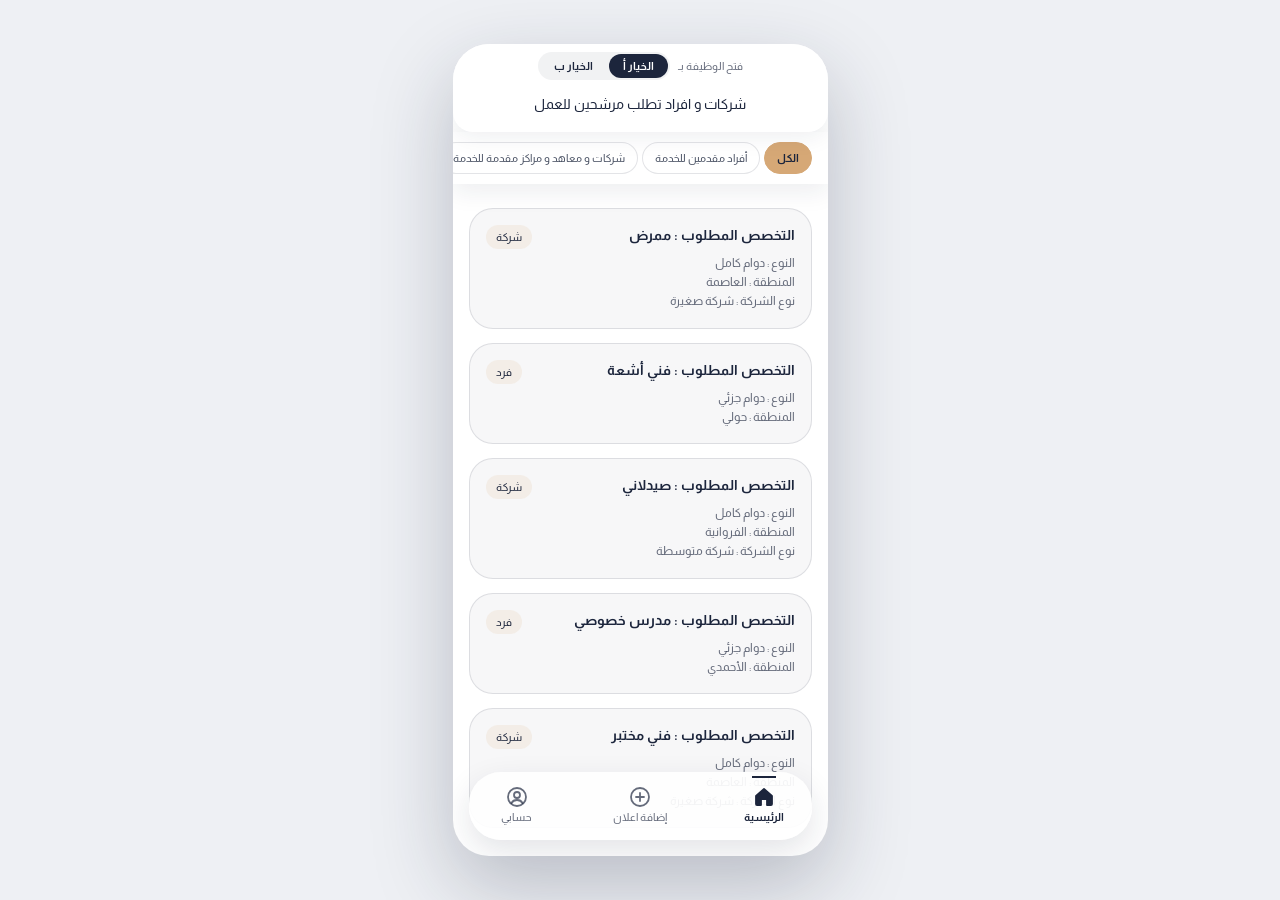
<file: index.html>
<!doctype html>
<html lang="ar" dir="rtl">
<head>
<meta charset="utf-8">
<meta name="viewport" content="width=device-width, initial-scale=1">
<title>نموذج شاشة الوظيفة</title>
<link rel="preconnect" href="https://fonts.googleapis.com">
<link rel="preconnect" href="https://fonts.gstatic.com" crossorigin>
<link href="https://fonts.googleapis.com/css2?family=Almarai:wght@400;700;800&display=swap" rel="stylesheet">
<link rel="stylesheet" href="style.css">
</head>
<body>
<main class="phone">

  <!-- Screen 1: ads list -->
  <section class="screen" id="screen-list">
    <div class="scroll list" id="list-jobs"></div>

    <div class="filters" id="filters">
      <button type="button" class="on" data-filter="all">الكل</button>
      <button type="button" data-filter="individual">أفراد مقدمين للخدمة</button>
      <button type="button" data-filter="company">شركات و معاهد و مراكز مقدمة للخدمة</button>
    </div>

    <header class="header">
      <div class="switch-row">
        <span class="switch-label">فتح الوظيفة بـ</span>
        <div class="switch">
          <button type="button" id="pick-a" class="on">الخيار أ</button>
          <button type="button" id="pick-b">الخيار ب</button>
        </div>
      </div>
      <div class="header-title plain">شركات و افراد تطلب مرشحين للعمل</div>
    </header>
  </section>

  <!-- Screen 2: option A — blurred company profile that clears on scroll -->
  <section class="screen" id="screen-a" hidden>
    <div class="scroll" id="a-scroll">
      <section class="company dim-sec is-dim">
        <div class="company-head">
          <div class="avatar">أ</div>
          <div>
            <h2>مجموعة الأفق الطبية</h2>
            <span class="sub">شركة صغيرة · العاصمة</span>
          </div>
        </div>
        <div class="stats">
          <div class="stat"><b>4</b><span>وظائف معلنة</span></div>
          <div class="stat"><b>2016</b><span>سنة التأسيس</span></div>
          <div class="stat"><b>12 - 50</b><span>عدد الموظفين</span></div>
        </div>
        <p class="desc">مجموعة صحية تقدم خدمات الرعاية الأولية والتنويم، وتبحث عن كفاءات تنضم إلى فريقها في العاصمة.</p>
      </section>

      <div class="job-slot"></div>

      <section class="stack dim-sec is-dim">
        <h2 class="section-title">الفرص الوظيفية في الشركة</h2>
        <div class="stack" id="a-jobs"></div>
      </section>
    </div>

    <div class="hint" id="a-hint">
      <div>
        <svg width="14" height="14" viewBox="0 0 24 24" fill="none" stroke="#D6A876" stroke-width="2" stroke-linecap="round" stroke-linejoin="round" aria-hidden="true"><path d="M6 9l6 6 6-6"/></svg>
        مرّر لعرض بروفايل الشركة كاملاً
      </div>
    </div>

    <header class="header">
      <a class="back" href="#list" aria-label="رجوع">
        <svg width="24" height="24" viewBox="0 0 24 24" fill="none" stroke="#1C253C" stroke-opacity=".68" stroke-width="1.8" stroke-linecap="round" stroke-linejoin="round" aria-hidden="true"><path d="M9 6l6 6-6 6"/></svg>
      </a>
      <div class="switch-row">
        <div class="switch"><a href="#a" class="on">الخيار أ</a><a href="#b">الخيار ب</a></div>
      </div>
      <div class="header-title">بروفايل الشركة</div>
    </header>
  </section>

  <!-- Screen 3: option B — job first, with a company profile button -->
  <section class="screen" id="screen-b" hidden>
    <div class="scroll" id="b-job">
      <section class="company-card">
        <div class="company-head">
          <div class="avatar sm">أ</div>
          <div>
            <h2>مجموعة الأفق الطبية</h2>
            <span class="sub">شركة صغيرة · العاصمة</span>
          </div>
        </div>
        <button type="button" class="profile-btn" id="open-company">
          عرض بروفايل الشركة
          <svg width="18" height="18" viewBox="0 0 24 24" fill="none" stroke="#1C253C" stroke-width="2" stroke-linecap="round" stroke-linejoin="round" aria-hidden="true"><path d="M15 6l-6 6 6 6"/></svg>
        </button>
      </section>
      <div class="job-slot"></div>
    </div>

    <div class="scroll" id="b-company" hidden>
      <section class="company">
        <div class="company-head">
          <div class="avatar">أ</div>
          <div>
            <h2>مجموعة الأفق الطبية</h2>
            <span class="sub">شركة صغيرة · العاصمة</span>
          </div>
        </div>
        <div class="stats">
          <div class="stat"><b>4</b><span>وظائف معلنة</span></div>
          <div class="stat"><b>2016</b><span>سنة التأسيس</span></div>
          <div class="stat"><b>12 - 50</b><span>عدد الموظفين</span></div>
        </div>
        <p class="desc">مجموعة صحية تقدم خدمات الرعاية الأولية والتنويم، وتبحث عن كفاءات تنضم إلى فريقها في العاصمة.</p>
      </section>
      <section class="stack">
        <h2 class="section-title">الفرص الوظيفية في الشركة</h2>
        <div class="stack" id="b-jobs"></div>
      </section>
    </div>

    <header class="header">
      <a class="back" href="#list" aria-label="رجوع" id="b-back-list">
        <svg width="24" height="24" viewBox="0 0 24 24" fill="none" stroke="#1C253C" stroke-opacity=".68" stroke-width="1.8" stroke-linecap="round" stroke-linejoin="round" aria-hidden="true"><path d="M9 6l6 6-6 6"/></svg>
      </a>
      <button type="button" class="back" aria-label="رجوع" id="b-back-job" hidden>
        <svg width="24" height="24" viewBox="0 0 24 24" fill="none" stroke="#1C253C" stroke-opacity=".68" stroke-width="1.8" stroke-linecap="round" stroke-linejoin="round" aria-hidden="true"><path d="M9 6l6 6-6 6"/></svg>
      </button>
      <div class="switch-row">
        <div class="switch"><a href="#a">الخيار أ</a><a href="#b" class="on">الخيار ب</a></div>
      </div>
      <div class="header-title" id="b-title">تفاصيل الوظيفة</div>
    </header>
  </section>

  <template id="job-focus">
    <section class="job-focus">
      <div class="top">
        <h1>التخصص المطلوب : ممرض</h1>
        <span class="when">منذ يومين</span>
      </div>
      <div class="chips">
        <span class="chip">دوام كامل</span>
        <span class="chip">العاصمة</span>
        <span class="chip">شركة صغيرة</span>
      </div>
      <div>
        <h3>وصف الوظيفة</h3>
        <p class="desc">نبحث عن ممرض للانضمام إلى فريق الرعاية، ومتابعة المرضى وتنفيذ الخطط العلاجية بإشراف الطبيب المختص.</p>
      </div>
      <div>
        <h3>المتطلبات</h3>
        <ul class="reqs">
          <li>شهادة تمريض معتمدة</li>
          <li>خبرة لا تقل عن سنتين</li>
          <li>إجادة العربية والإنجليزية</li>
        </ul>
      </div>
      <button type="button" class="apply">تقدم للوظيفة</button>
    </section>
  </template>

  <nav class="nav" aria-label="التنقل الرئيسي">
    <button type="button">
      <svg width="24" height="24" viewBox="0 0 24 24" fill="none" stroke="currentColor" stroke-width="1.8" stroke-linecap="round" stroke-linejoin="round" aria-hidden="true"><circle cx="12" cy="12" r="9"/><circle cx="12" cy="10" r="3"/><path d="M6.5 18c1.2-2.2 3.2-3 5.5-3s4.3.8 5.5 3"/></svg>
      حسابي
    </button>
    <button type="button">
      <svg width="24" height="24" viewBox="0 0 24 24" fill="none" stroke="currentColor" stroke-width="1.8" stroke-linecap="round" stroke-linejoin="round" aria-hidden="true"><circle cx="12" cy="12" r="9"/><path d="M12 8v8M8 12h8"/></svg>
      إضافة اعلان
    </button>
    <button type="button" class="on" onclick="location.hash = '#list'">
      <svg width="24" height="24" viewBox="0 0 24 24" fill="currentColor" stroke="currentColor" stroke-width="1.8" stroke-linecap="round" stroke-linejoin="round" aria-hidden="true"><path d="M4 11l8-7 8 7v8a1 1 0 01-1 1h-4v-6H9v6H5a1 1 0 01-1-1z"/></svg>
      الرئيسية
    </button>
  </nav>

</main>
<script src="app.js"></script>
</body>
</html>
</file>
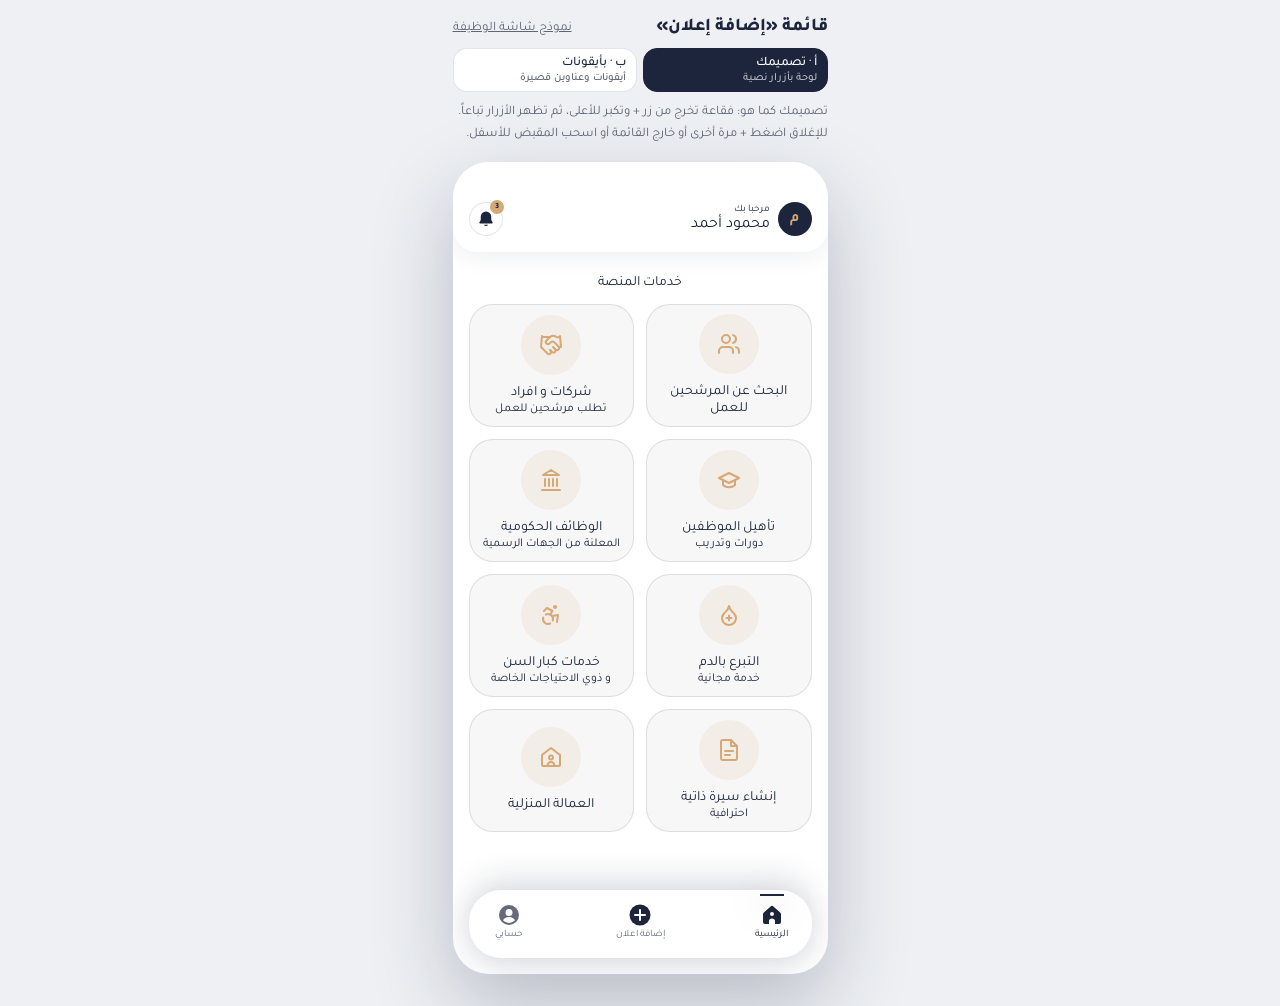
<file: add-ad.html>
<!doctype html>
<html lang="ar" dir="rtl">
<head>
<meta charset="utf-8">
<meta name="viewport" content="width=device-width, initial-scale=1">
<title>قائمة إضافة إعلان</title>
<link rel="preconnect" href="https://fonts.googleapis.com">
<link rel="preconnect" href="https://fonts.gstatic.com" crossorigin>
<link href="https://fonts.googleapis.com/css2?family=Tajawal:wght@400;500;700;800&display=swap" rel="stylesheet">
<link rel="stylesheet" href="add-ad.css">
</head>
<body>

<section class="demo" aria-label="اختيار شكل القائمة">
  <div class="demo-top">
    <h1>قائمة «إضافة إعلان»</h1>
    <a href="index.html">نموذج شاشة الوظيفة</a>
  </div>
  <div class="variants" id="variants">
    <button type="button" data-v="a" class="on">أ · تصميمك<small>لوحة بأزرار نصية</small></button>
    <button type="button" data-v="b">ب · بأيقونات<small>أيقونات وعناوين قصيرة</small></button>
  </div>
  <p class="demo-desc" id="desc"></p>
</section>

<main class="phone" id="phone">

  <div class="home">
    <h2 class="services-title">خدمات المنصة</h2>
    <div class="grid" id="services"></div>
  </div>

  <header class="top">
    <div class="hello">
      <div class="avatar" aria-hidden="true">م</div>
      <div>
        <small>مرحبا بك</small>
        <strong>محمود أحمد</strong>
      </div>
    </div>
    <button type="button" class="bell" aria-label="الإشعارات، 3 جديدة">
      <svg width="18" height="18" viewBox="0 0 24 24" fill="#1C253C" aria-hidden="true"><path d="M12 2a7 7 0 0 0-7 7v4.2l-1.7 3.1A1 1 0 0 0 4.2 18h15.6a1 1 0 0 0 .9-1.7L19 13.2V9a7 7 0 0 0-7-7zm-2.8 17.5a3 3 0 0 0 5.6 0z"/></svg>
      <span class="badge">3</span>
    </button>
  </header>

  <div class="overlay" id="overlay"></div>

  <nav class="nav" aria-label="التنقل الرئيسي">
    <span class="indicator" id="indicator"></span>
    <button type="button">
      <svg width="24" height="24" viewBox="0 0 24 24" fill="currentColor" aria-hidden="true"><path d="M12 2a10 10 0 1 0 0 20 10 10 0 0 0 0-20zm0 4a3.5 3.5 0 1 1 0 7 3.5 3.5 0 0 1 0-7zm0 14a8 8 0 0 1-6-2.7c.9-1.9 3.2-3.3 6-3.3s5.1 1.4 6 3.3A8 8 0 0 1 12 20z"/></svg>
      حسابي
    </button>
    <button type="button" id="add-btn" aria-haspopup="dialog" aria-expanded="false">
      <svg class="plus" width="24" height="24" viewBox="0 0 24 24" aria-hidden="true"><circle cx="12" cy="12" r="10.5" fill="#1C253C"/><path d="M12 7v10M7 12h10" stroke="#FFFFFF" stroke-width="2" stroke-linecap="round"/></svg>
      إضافة اعلان
    </button>
    <button type="button" class="on" id="home-btn">
      <svg width="24" height="24" viewBox="0 0 24 24" fill="currentColor" aria-hidden="true"><path d="M10.6 3.4a2 2 0 0 1 2.8 0l7 6.4c.4.4.6.9.6 1.4V19a2 2 0 0 1-2 2h-4v-3.2c0-1.3-1.3-2.3-3-2.3s-3 1-3 2.3V21H5a2 2 0 0 1-2-2v-7.8c0-.5.2-1 .6-1.4zM12 9a2 2 0 1 0 0 4 2 2 0 0 0 0-4z"/></svg>
      الرئيسية
    </button>
  </nav>

  <div id="menus"></div>

  <div class="toast" id="toast" role="status" aria-live="polite"></div>
</main>

<script src="add-ad.js"></script>
</body>
</html>
</file>
<file: style.css>
:root {
  --navy: #1C253C;
  --gold: #D6A876;
  --muted: rgba(28, 37, 60, .68);
  --line: rgba(28, 37, 60, .12);
  --chip: rgba(214, 168, 118, .13);
  --card: rgba(28, 37, 60, .035);
  --shadow: 0 12px 32px rgba(28, 37, 60, .12);
}

* { box-sizing: border-box; }
[hidden] { display: none !important; }

html, body { height: 100%; }

body {
  margin: 0;
  font-family: 'Almarai', sans-serif;
  color: var(--navy);
  background: #EEF0F4;
  display: flex;
  justify-content: center;
  align-items: center;
}

button { font-family: inherit; cursor: pointer; color: inherit; }
a { color: inherit; }
h1, h2, h3, p { margin: 0; }

/* Phone frame: full screen on phones, a 375x812 device on larger screens */
.phone {
  position: relative;
  width: 100vw;
  height: 100vh;
  height: 100dvh;
  background: #FFFFFF;
  overflow: hidden;
}

@media (min-width: 500px) {
  .phone {
    width: 375px;
    height: 812px;
    border-radius: 36px;
    box-shadow: 0 30px 80px rgba(28, 37, 60, .25);
  }
}

.screen { position: absolute; inset: 0; }
.screen[hidden] { display: none; }

.scroll {
  position: absolute;
  inset: 0;
  overflow-y: auto;
  padding: 104px 16px 120px;
  display: flex;
  flex-direction: column;
  gap: 16px;
}
.scroll.list { padding-top: 164px; gap: 14px; }
.scroll[hidden] { display: none; }

/* Header */
.header {
  position: absolute;
  top: 0; left: 0; right: 0;
  height: 88px;
  background: #FFFFFF;
  border-radius: 0 0 20px 20px;
  box-shadow: 0 4px 24px rgba(28, 37, 60, .08);
  z-index: 5;
}
.header-title {
  position: absolute;
  left: 0; right: 0; top: 46px;
  text-align: center;
  font-size: 14px;
  font-weight: 700;
  line-height: 1.5;
}
.header-title.plain { top: 50px; font-weight: 400; }
.switch-row {
  position: absolute;
  left: 0; right: 0; top: 8px;
  display: flex;
  justify-content: center;
  align-items: center;
  gap: 8px;
}
.switch-label { font-size: 11px; color: var(--muted); }
.switch {
  display: flex;
  gap: 2px;
  padding: 2px;
  border-radius: 200px;
  background: rgba(28, 37, 60, .06);
}
.switch a, .switch button {
  padding: 6px 14px;
  border: 0;
  border-radius: 200px;
  background: transparent;
  color: var(--navy);
  font-size: 11px;
  font-weight: 700;
  text-decoration: none;
}
.switch .on { background: var(--navy); color: #FFFFFF; }

.back {
  position: absolute;
  right: 12px; top: 36px;
  width: 44px; height: 44px;
  padding: 0; border: 0; background: none;
  display: flex; align-items: center; justify-content: center;
}

/* Filter bar on the list screen */
.filters {
  position: absolute;
  top: 88px; left: 0; right: 0;
  padding: 10px 16px;
  background: #FFFFFF;
  box-shadow: 0 8px 24px rgba(28, 37, 60, .08);
  z-index: 4;
  display: flex;
  gap: 4px;
  overflow-x: auto;
  white-space: nowrap;
}
.filters button {
  flex: none;
  height: 32px;
  padding: 0 12px;
  border: 1px solid var(--line);
  border-radius: 200px;
  background: #FFFFFF;
  color: rgba(28, 37, 60, .8);
  font-size: 11px;
}
.filters button.on {
  border-color: var(--gold);
  background: var(--gold);
  color: var(--navy);
  font-weight: 700;
}

/* Cards */
.job-card {
  display: flex;
  justify-content: space-between;
  align-items: flex-start;
  gap: 12px;
  padding: 16px;
  background: var(--card);
  border: 1px solid var(--line);
  border-radius: 24px;
  text-decoration: none;
  color: var(--navy);
}
.job-card h3 { font-size: 14px; font-weight: 700; line-height: 1.5; }
.job-card .meta { margin-top: 8px; font-size: 12px; line-height: 1.6; color: var(--muted); }
.job-card .tags { display: flex; flex-direction: column; gap: 6px; align-items: flex-end; flex: none; }

.chip {
  padding: 6px 10px;
  border-radius: 200px;
  background: var(--chip);
  font-size: 11px;
  flex: none;
}
.chip.dark { background: var(--navy); color: #FFFFFF; }
.chips { display: flex; flex-wrap: wrap; gap: 6px; }

.company { display: flex; flex-direction: column; gap: 12px; }
.company-head { display: flex; align-items: center; gap: 12px; }
.avatar {
  width: 56px; height: 56px;
  border-radius: 50%;
  background: var(--navy);
  color: var(--gold);
  display: flex; align-items: center; justify-content: center;
  font-size: 24px; font-weight: 800;
  flex: none;
}
.avatar.sm { width: 48px; height: 48px; font-size: 20px; }
.company-head h2 { font-size: 16px; font-weight: 800; line-height: 1.5; }
.sub { font-size: 12px; color: var(--muted); }
.stats { display: flex; gap: 8px; }
.stat {
  flex: 1; min-width: 0;
  background: var(--chip);
  border-radius: 16px;
  padding: 10px 4px;
  text-align: center;
}
.stat b { display: block; font-size: 14px; }
.stat span { font-size: 11px; color: var(--muted); }
.desc { font-size: 12px; line-height: 1.7; color: var(--muted); }

.section-title { font-size: 14px; font-weight: 800; }
.stack { display: flex; flex-direction: column; gap: 12px; }

.company-card {
  display: flex; flex-direction: column; gap: 12px;
  padding: 16px;
  background: var(--card);
  border: 1px solid var(--line);
  border-radius: 24px;
}
.company-card h2 { font-size: 15px; }
.profile-btn {
  height: 44px;
  padding: 0 14px;
  border: 1px solid var(--line);
  border-radius: 16px;
  background: #FFFFFF;
  font-size: 13px;
  font-weight: 700;
  display: flex; align-items: center; justify-content: space-between;
}

.job-focus {
  display: flex; flex-direction: column; gap: 14px;
  padding: 16px;
  background: #FFFFFF;
  border: 1px solid rgba(214, 168, 118, .7);
  border-radius: 24px;
  box-shadow: var(--shadow);
}
.job-focus .top { display: flex; justify-content: space-between; align-items: center; }
.job-focus h1 { font-size: 16px; font-weight: 800; line-height: 1.5; }
.job-focus .when { font-size: 11px; color: var(--muted); }
.job-focus h3 { font-size: 13px; font-weight: 700; margin-bottom: 6px; }
.reqs { margin: 0; padding: 0; list-style: none; display: flex; flex-direction: column; gap: 6px; font-size: 12px; color: var(--muted); }
.reqs li { display: flex; align-items: center; gap: 8px; }
.reqs li::before { content: ""; width: 6px; height: 6px; border-radius: 50%; background: var(--gold); flex: none; }
.apply {
  height: 48px;
  border: 0;
  border-radius: 16px;
  background: var(--navy);
  color: #FFFFFF;
  font-size: 14px;
  font-weight: 700;
}

/* Option A: blur that clears on scroll */
.dim-sec { transition: filter .45s ease, opacity .45s ease; }
.dim-sec.is-dim { filter: blur(6px); opacity: .55; pointer-events: none; user-select: none; }

.hint {
  position: absolute;
  left: 0; right: 0; bottom: 96px;
  display: flex; justify-content: center;
  z-index: 4;
  pointer-events: none;
  transition: opacity .3s ease;
}
.hint.gone { opacity: 0; }
.hint div {
  display: flex; align-items: center; gap: 6px;
  padding: 8px 14px;
  border-radius: 200px;
  background: var(--navy);
  color: #FFFFFF;
  font-size: 11px;
  box-shadow: 0 8px 24px rgba(28, 37, 60, .3);
}

/* Bottom navigation */
.nav {
  position: absolute;
  left: 16px; right: 16px; bottom: 16px;
  height: 68px;
  padding: 8px 16px 12px;
  display: flex;
  direction: ltr;
  justify-content: space-between;
  align-items: center;
  background: rgba(255, 255, 255, .92);
  box-shadow: var(--shadow);
  border-radius: 32px;
  z-index: 6;
}
.nav button {
  position: relative;
  width: 64px; height: 48px;
  padding: 0; border: 0; background: none;
  display: flex; flex-direction: column; align-items: center; justify-content: center; gap: 2px;
  color: var(--muted);
  font-size: 11px;
}
.nav button.on { color: var(--navy); font-weight: 700; }
.nav button.on::before {
  content: "";
  position: absolute;
  top: -4px; left: 50%;
  margin-left: -12px;
  width: 24px; height: 2px;
  background: var(--navy);
}
</file>
<file: add-ad.css>
:root {
  --navy: #1C253C;
  --gold: #D6A876;
  --muted: rgba(28, 37, 60, .68);
  --line: rgba(28, 37, 60, .12);
  --tint: rgba(214, 168, 118, .13);
  --card: rgba(28, 37, 60, .035);
  --ease-out: cubic-bezier(.32, .72, 0, 1);
  --ease-spring: cubic-bezier(.34, 1.4, .64, 1);
}

* { box-sizing: border-box; }
[hidden] { display: none !important; }

body {
  margin: 0;
  min-height: 100vh;
  font-family: 'Tajawal', sans-serif;
  color: var(--navy);
  background: #EEF0F4;
  display: flex;
  flex-direction: column;
  align-items: center;
  gap: 16px;
  padding: 16px 0 32px;
}

button { font-family: inherit; color: inherit; cursor: pointer; }
h1, h2, h3, p { margin: 0; }

/* ---------- Demo controls (outside the phone) ---------- */
.demo {
  width: min(375px, 100% - 32px);
  display: flex;
  flex-direction: column;
  gap: 10px;
}
.demo-top { display: flex; justify-content: space-between; align-items: baseline; gap: 8px; }
.demo h1 { font-size: 18px; font-weight: 800; }
.demo a { font-size: 13px; color: var(--muted); }
.variants { display: grid; grid-template-columns: 1fr 1fr; gap: 6px; }
.variants button {
  min-height: 44px;
  padding: 6px 10px;
  border: 1px solid var(--line);
  border-radius: 14px;
  background: #FFFFFF;
  font-size: 13px;
  font-weight: 500;
  text-align: right;
}
.variants button.on { background: var(--navy); border-color: var(--navy); color: #FFFFFF; }
.variants small { display: block; font-size: 11px; opacity: .7; }
.demo-desc { font-size: 13px; line-height: 1.7; color: var(--muted); min-height: 44px; }

/* ---------- Phone ---------- */
.phone {
  position: relative;
  width: 375px;
  max-width: 100vw;
  height: 812px;
  background: #FFFFFF;
  overflow: hidden;
  border-radius: 36px;
  box-shadow: 0 30px 80px rgba(28, 37, 60, .25);
  isolation: isolate;
}
@media (max-width: 420px) {
  body { padding-top: 12px; }
  .phone { border-radius: 0; height: 100dvh; min-height: 640px; }
}

.home {
  position: absolute;
  inset: 0;
  overflow-y: auto;
  padding: 113px 16px 110px;
}

/* Header */
.top {
  position: absolute;
  top: 0; left: 0; right: 0;
  height: 90px;
  padding: 40px 16px 16px;
  background: #FFFFFF;
  border-radius: 0 0 24px 24px;
  box-shadow: 0 4px 24px rgba(28, 37, 60, .08);
  z-index: 3;
  display: flex;
  justify-content: space-between;
  align-items: center;
}
.hello { display: flex; align-items: center; gap: 8px; }
.avatar {
  width: 34px; height: 34px;
  border-radius: 50%;
  background: var(--navy);
  color: var(--gold);
  display: flex; align-items: center; justify-content: center;
  font-size: 15px; font-weight: 700;
}
.hello small { display: block; font-size: 10px; }
.hello strong { display: block; font-size: 16px; font-weight: 400; }
.bell {
  position: relative;
  width: 34px; height: 34px;
  padding: 0;
  border: .3px solid var(--line);
  border-radius: 24px;
  background: rgba(255, 255, 255, .12);
  display: flex; align-items: center; justify-content: center;
}
.bell .badge {
  position: absolute;
  top: -3px; right: -2px;
  width: 14px; height: 14px;
  border-radius: 200px;
  background: var(--gold);
  font-size: 8px; font-weight: 700;
  display: flex; align-items: center; justify-content: center;
}

/* Services grid */
.services-title { font-size: 14px; font-weight: 400; text-align: center; margin-bottom: 12px; }
.grid { display: grid; grid-template-columns: 1fr 1fr; gap: 12px; }
.tile {
  height: 123px;
  padding: 12px;
  border: 1px solid var(--line);
  border-radius: 24px;
  background: var(--card);
  display: flex; flex-direction: column; align-items: center; justify-content: center; gap: 10px;
  text-align: center;
}
.tile .ico {
  width: 60px; height: 60px;
  border-radius: 200px;
  background: var(--tint);
  display: flex; align-items: center; justify-content: center;
  color: var(--gold);
  flex: none;
}
.tile b { display: block; font-size: 14px; font-weight: 400; }
.tile span { display: block; font-size: 12px; }

/* Bottom nav */
.nav {
  position: absolute;
  left: 16px; right: 16px; bottom: 16px;
  height: 68px;
  padding: 8px 16px 12px;
  background: #FFFFFF;
  border-radius: 32px;
  box-shadow: 0 12px 32px rgba(28, 37, 60, .12), 0 -12px 32px rgba(28, 37, 60, .12);
  display: flex;
  direction: ltr;
  justify-content: space-between;
  align-items: center;
  z-index: 10;
}
.nav button {
  min-width: 48px; height: 48px;
  white-space: nowrap;
  padding: 0; border: 0; background: none;
  display: flex; flex-direction: column; align-items: center; justify-content: center; gap: 2px;
  font-size: 10px;
  color: var(--muted);
}
.nav button.on { color: var(--navy); }
.nav .plus { transition: transform .35s var(--ease-spring); }
.nav .indicator {
  position: absolute;
  top: 4px; left: 0;
  width: 24px; height: 2px;
  background: var(--navy);
  box-shadow: 0 8px 32px rgba(28, 37, 60, .5);
  transition: transform .35s var(--ease-out);
}

/* Toast */
.toast {
  position: absolute;
  left: 50%; top: 104px;
  transform: translate(-50%, -12px);
  opacity: 0;
  padding: 10px 16px;
  border-radius: 200px;
  background: var(--navy);
  color: #FFFFFF;
  font-size: 13px;
  white-space: nowrap;
  z-index: 30;
  pointer-events: none;
  transition: opacity .25s ease, transform .25s var(--ease-out);
}
.toast.show { opacity: 1; transform: translate(-50%, 0); }

/* ---------- Shared overlay ---------- */
.overlay {
  position: absolute;
  inset: 0;
  background: rgba(28, 37, 60, .5);
  opacity: 0;
  pointer-events: none;
  transition: opacity .3s ease;
  z-index: 8;
}
.phone.open .overlay { opacity: 1; pointer-events: auto; }

/* Menus are hidden until opened; .in triggers the enter animation */
.menu { visibility: hidden; }
.menu.in { visibility: visible; }

.item {
  opacity: 0;
  transform: translateY(14px);
  transition: opacity .2s ease, transform .2s ease;
}
.menu.in .item {
  opacity: 1;
  transform: none;
  transition: opacity .35s ease calc(120ms + var(--i) * 45ms), transform .45s var(--ease-out) calc(120ms + var(--i) * 45ms);
}

.chev { flex: none; color: var(--navy); }

/* ---------- Sheets (A, B, C) ---------- */
.sheet {
  position: absolute;
  left: 6px; right: 6px;
  background: #FFFFFF;
  z-index: 20;
  transform: translateY(105%);
  transition: transform .3s cubic-bezier(.4, 0, 1, 1), visibility 0s linear .3s;
  touch-action: none;
}
.sheet.in {
  transform: translateY(var(--drag, 0px));
  transition: transform .5s var(--ease-out), visibility 0s;
}
.sheet.dragging { transition: none; }

.handle {
  display: block;
  width: 100%;
  height: 28px;
  padding: 0; border: 0; background: none;
  cursor: grab;
}
.handle::before {
  content: "";
  display: block;
  width: 128px; height: 5px;
  margin: 12px auto 0;
  border-radius: 200px;
  background: rgba(28, 37, 60, .15);
}

/* A: your design. A speech-bubble sheet whose tail points at the + button.
   It grows out of the button; the nav stays on top. */
.sheet-a {
  bottom: 28px;
  left: 6px; right: 6px;
  background: none;
  transform-origin: 50% 100%;
  transform: translateY(24px) scale(.2);
  opacity: 0;
  transition: transform .25s cubic-bezier(.4, 0, 1, 1), opacity .2s ease .05s, visibility 0s linear .3s;
}
.sheet-a.in {
  transform: translateY(var(--drag, 0px));
  opacity: 1;
  transition: transform .55s var(--ease-spring), opacity .18s ease, visibility 0s;
}
.sheet-a.dragging { transition: none; }
.bubble { position: absolute; inset: 0; width: 100%; height: 100%; overflow: visible; }
.sheet-a .body { position: relative; padding: 0 15px 36px; }
.sheet-a .list { display: flex; flex-direction: column; gap: 16px; padding-top: 7px; }
.pill {
  width: 100%;
  min-height: 48px;
  padding: 10px 20px 10px 12px;
  border: 1.5px solid var(--gold);
  border-radius: 30px;
  background: #FFFFFF;
  box-shadow: 0 4px 4px rgba(28, 37, 60, .25);
  display: flex; align-items: center; justify-content: space-between; gap: 12px;
  font-size: 12px;
  line-height: 1.5;
  text-align: right;
}

/* B: floating sheet above the nav; the nav + turns into × */
.sheet-b {
  bottom: 92px;
  left: 12px; right: 12px;
  border-radius: 28px;
  padding: 0 12px 12px;
  box-shadow: 0 20px 48px rgba(28, 37, 60, .25);
  max-height: calc(100% - 120px);
  overflow-y: auto;
}
.sheet-head { padding: 0 6px 10px; }
.sheet-head h2 { font-size: 16px; font-weight: 700; }
.sheet-head p { font-size: 12px; color: var(--muted); margin-top: 2px; }

/* B: rows with icons */
.row {
  width: 100%;
  min-height: 60px;
  padding: 8px;
  border: 0;
  border-radius: 18px;
  background: none;
  display: flex; align-items: center; gap: 12px;
  text-align: right;
}
.row:hover, .row:focus-visible { background: var(--card); }
.row .ico {
  width: 44px; height: 44px;
  border-radius: 200px;
  background: var(--tint);
  color: var(--gold);
  display: flex; align-items: center; justify-content: center;
  flex: none;
}
.row .txt { flex: 1; min-width: 0; }
.row b { display: block; font-size: 14px; font-weight: 700; }
.row small { display: block; font-size: 12px; color: var(--muted); margin-top: 2px; }
.free {
  display: inline-block;
  margin-inline-start: 6px;
  padding: 2px 8px;
  border-radius: 200px;
  background: #E6F2EA;
  color: #1E6B3A;
  font-size: 10px;
  font-weight: 700;
  vertical-align: 2px;
}

/* Nav + becomes × for B */
.phone.open.rotate-plus .nav .plus { transform: rotate(45deg); }
.phone.open.keep-nav .nav { z-index: 21; }

@media (prefers-reduced-motion: reduce) {
  *, *::before, *::after { transition-duration: .01ms !important; transition-delay: 0s !important; }
}
</file>
